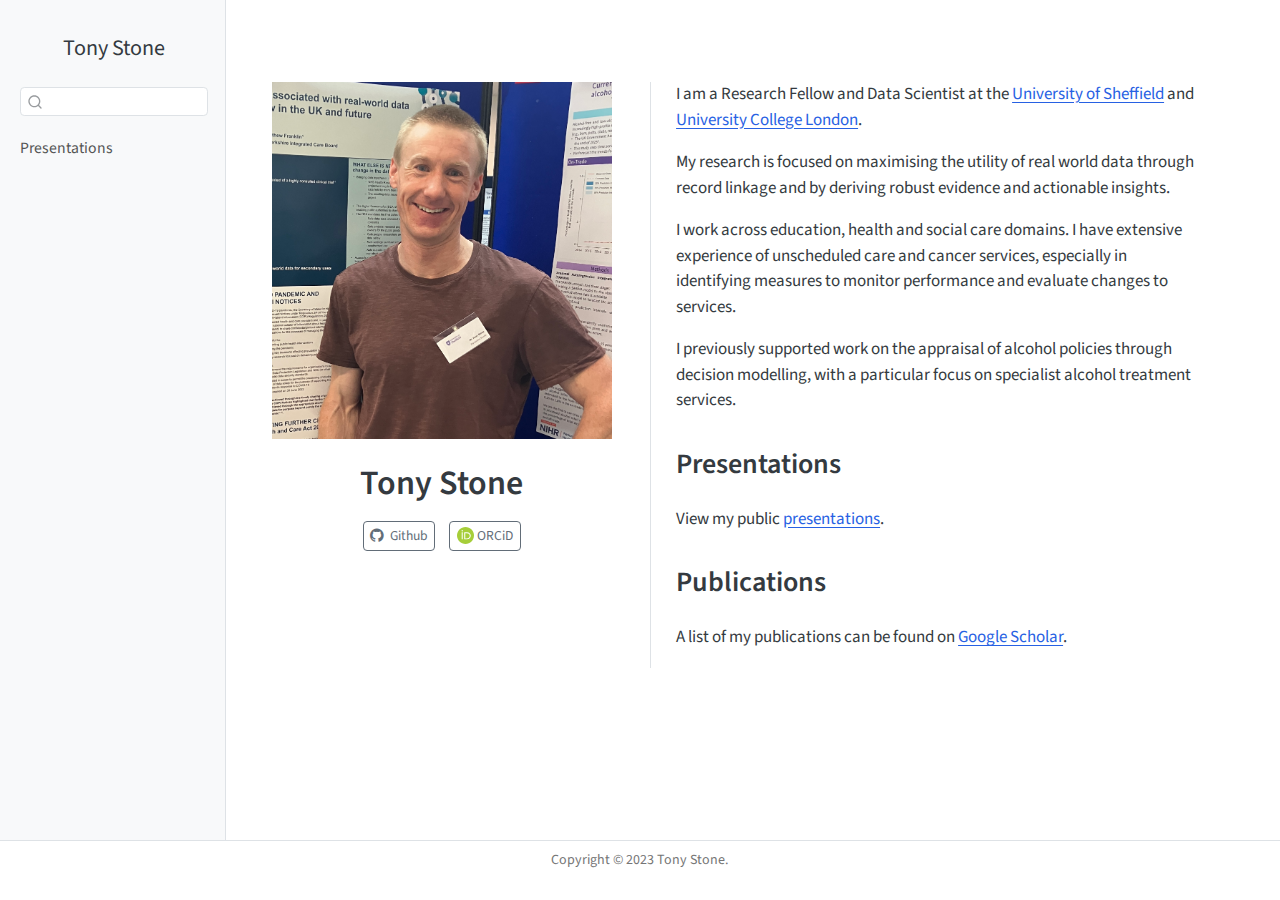
<file: index.html>
<!DOCTYPE html>
<html xmlns="http://www.w3.org/1999/xhtml" lang="en" xml:lang="en"><head>

<meta charset="utf-8">
<meta name="generator" content="quarto-1.5.57">

<meta name="viewport" content="width=device-width, initial-scale=1.0, user-scalable=yes">


<title>Tony Stone</title>
<style>
code{white-space: pre-wrap;}
span.smallcaps{font-variant: small-caps;}
div.columns{display: flex; gap: min(4vw, 1.5em);}
div.column{flex: auto; overflow-x: auto;}
div.hanging-indent{margin-left: 1.5em; text-indent: -1.5em;}
ul.task-list{list-style: none;}
ul.task-list li input[type="checkbox"] {
  width: 0.8em;
  margin: 0 0.8em 0.2em -1em; /* quarto-specific, see https://github.com/quarto-dev/quarto-cli/issues/4556 */ 
  vertical-align: middle;
}
</style>


<script src="site_libs/quarto-nav/quarto-nav.js"></script>
<script src="site_libs/clipboard/clipboard.min.js"></script>
<script src="site_libs/quarto-search/autocomplete.umd.js"></script>
<script src="site_libs/quarto-search/fuse.min.js"></script>
<script src="site_libs/quarto-search/quarto-search.js"></script>
<meta name="quarto:offset" content="./">
<script src="site_libs/quarto-html/quarto.js"></script>
<script src="site_libs/quarto-html/popper.min.js"></script>
<script src="site_libs/quarto-html/tippy.umd.min.js"></script>
<link href="site_libs/quarto-html/tippy.css" rel="stylesheet">
<link href="site_libs/quarto-html/quarto-syntax-highlighting.css" rel="stylesheet" id="quarto-text-highlighting-styles">
<script src="site_libs/bootstrap/bootstrap.min.js"></script>
<link href="site_libs/bootstrap/bootstrap-icons.css" rel="stylesheet">
<link href="site_libs/bootstrap/bootstrap.min.css" rel="stylesheet" id="quarto-bootstrap" data-mode="light">
<script id="quarto-search-options" type="application/json">{
  "location": "sidebar",
  "copy-button": false,
  "collapse-after": 3,
  "panel-placement": "start",
  "type": "textbox",
  "limit": 50,
  "keyboard-shortcut": [
    "f",
    "/",
    "s"
  ],
  "show-item-context": false,
  "language": {
    "search-no-results-text": "No results",
    "search-matching-documents-text": "matching documents",
    "search-copy-link-title": "Copy link to search",
    "search-hide-matches-text": "Hide additional matches",
    "search-more-match-text": "more match in this document",
    "search-more-matches-text": "more matches in this document",
    "search-clear-button-title": "Clear",
    "search-text-placeholder": "",
    "search-detached-cancel-button-title": "Cancel",
    "search-submit-button-title": "Submit",
    "search-label": "Search"
  }
}</script>
<link rel="apple-touch-icon" sizes="180x180" href="apple-touch-icon.png">
<link rel="icon" type="image/png" sizes="32x32" href="favicon-32x32.png">
<link rel="icon" type="image/png" sizes="16x16" href="favicon-16x16.png">
<link rel="manifest" href="./site.webmanifest">


<link rel="stylesheet" href="styles.css">
</head>

<body class="nav-sidebar docked fullcontent">

<div id="quarto-search-results"></div>
  <header id="quarto-header" class="headroom fixed-top">
  <nav class="quarto-secondary-nav">
    <div class="container-fluid d-flex">
      <button type="button" class="quarto-btn-toggle btn" data-bs-toggle="collapse" role="button" data-bs-target=".quarto-sidebar-collapse-item" aria-controls="quarto-sidebar" aria-expanded="false" aria-label="Toggle sidebar navigation" onclick="if (window.quartoToggleHeadroom) { window.quartoToggleHeadroom(); }">
        <i class="bi bi-layout-text-sidebar-reverse"></i>
      </button>
        <nav class="quarto-page-breadcrumbs" aria-label="breadcrumb"><ol class="breadcrumb"><li class="breadcrumb-item">
      Tony Stone
      </li></ol></nav>
        <a class="flex-grow-1" role="navigation" data-bs-toggle="collapse" data-bs-target=".quarto-sidebar-collapse-item" aria-controls="quarto-sidebar" aria-expanded="false" aria-label="Toggle sidebar navigation" onclick="if (window.quartoToggleHeadroom) { window.quartoToggleHeadroom(); }">      
        </a>
      <button type="button" class="btn quarto-search-button" aria-label="Search" onclick="window.quartoOpenSearch();">
        <i class="bi bi-search"></i>
      </button>
    </div>
  </nav>
</header>
<!-- content -->
<div id="quarto-content" class="quarto-container page-columns page-rows-contents page-layout-article">
<!-- sidebar -->
  <nav id="quarto-sidebar" class="sidebar collapse collapse-horizontal quarto-sidebar-collapse-item sidebar-navigation docked overflow-auto">
    <div class="pt-lg-2 mt-2 text-center sidebar-header">
    <div class="sidebar-title mb-0 py-0">
      <a href="./">Tony Stone</a> 
    </div>
      </div>
        <div class="mt-2 flex-shrink-0 align-items-center">
        <div class="sidebar-search">
        <div id="quarto-search" class="" title="Search"></div>
        </div>
        </div>
    <div class="sidebar-menu-container"> 
    <ul class="list-unstyled mt-1">
        <li class="sidebar-item">
  <div class="sidebar-item-container"> 
  <a href="./presentations.html" class="sidebar-item-text sidebar-link">
 <span class="menu-text">Presentations</span></a>
  </div>
</li>
    </ul>
    </div>
</nav>
<div id="quarto-sidebar-glass" class="quarto-sidebar-collapse-item" data-bs-toggle="collapse" data-bs-target=".quarto-sidebar-collapse-item"></div>
<!-- margin-sidebar -->
    
<!-- main -->
<main class="content" id="quarto-document-content">




<div class="quarto-about-trestles">
  <div class="about-entity">
    <img src="profile.jpg" class="about-image
  rectangle " style="width: 20em;">
<header id="title-block-header" class="quarto-title-block default">
<div class="quarto-title">
<h1 class="title">Tony Stone</h1>
</div>
<div class="quarto-title-meta">
  </div>
</header>
    <div class="about-links">
  <a href="https://github.com/tony-stone" class="about-link" rel="" target="">
    <i class="bi bi-github"></i>
     <span class="about-link-text">Github</span>
  </a>
  <a href="https://orcid.org/0000-0002-0167-3800" class="about-link" rel="" target="">
     <span class="about-link-text"><span class="icon-orcid"></span>ORCiD</span>
  </a>
</div>
  </div>
  <div class="about-contents"><div id="hero-heading">
<p>I am a Research Fellow and Data Scientist at the <a href="https://www.sheffield.ac.uk/smph/tony-stone">University of Sheffield</a> and <a href="https://profiles.ucl.ac.uk/92864-tony-stone">University College London</a>.</p>
<p>My research is focused on maximising the utility of real world data through record linkage and by deriving robust evidence and actionable insights.</p>
<p>I work across education, health and social care domains. I have extensive experience of unscheduled care and cancer services, especially in identifying measures to monitor performance and evaluate changes to services.</p>
<p>I previously supported work on the appraisal of alcohol policies through decision modelling, with a particular focus on specialist alcohol treatment services.</p>
<section id="presentations" class="level2">
<h2 data-anchor-id="presentations">Presentations</h2>
<p>View my public <a href="./presentations.html">presentations</a>.</p>
</section>
<section id="publications" class="level2">
<h2 data-anchor-id="publications">Publications</h2>
<p>A list of my publications can be found on <a href="https://scholar.google.co.uk/citations?user=HJsHIUIAAAAJ">Google Scholar</a>.</p>
</section>
</div></div>
</div>





</main> <!-- /main -->
<script id="quarto-html-after-body" type="application/javascript">
window.document.addEventListener("DOMContentLoaded", function (event) {
  const toggleBodyColorMode = (bsSheetEl) => {
    const mode = bsSheetEl.getAttribute("data-mode");
    const bodyEl = window.document.querySelector("body");
    if (mode === "dark") {
      bodyEl.classList.add("quarto-dark");
      bodyEl.classList.remove("quarto-light");
    } else {
      bodyEl.classList.add("quarto-light");
      bodyEl.classList.remove("quarto-dark");
    }
  }
  const toggleBodyColorPrimary = () => {
    const bsSheetEl = window.document.querySelector("link#quarto-bootstrap");
    if (bsSheetEl) {
      toggleBodyColorMode(bsSheetEl);
    }
  }
  toggleBodyColorPrimary();  
  const isCodeAnnotation = (el) => {
    for (const clz of el.classList) {
      if (clz.startsWith('code-annotation-')) {                     
        return true;
      }
    }
    return false;
  }
  const onCopySuccess = function(e) {
    // button target
    const button = e.trigger;
    // don't keep focus
    button.blur();
    // flash "checked"
    button.classList.add('code-copy-button-checked');
    var currentTitle = button.getAttribute("title");
    button.setAttribute("title", "Copied!");
    let tooltip;
    if (window.bootstrap) {
      button.setAttribute("data-bs-toggle", "tooltip");
      button.setAttribute("data-bs-placement", "left");
      button.setAttribute("data-bs-title", "Copied!");
      tooltip = new bootstrap.Tooltip(button, 
        { trigger: "manual", 
          customClass: "code-copy-button-tooltip",
          offset: [0, -8]});
      tooltip.show();    
    }
    setTimeout(function() {
      if (tooltip) {
        tooltip.hide();
        button.removeAttribute("data-bs-title");
        button.removeAttribute("data-bs-toggle");
        button.removeAttribute("data-bs-placement");
      }
      button.setAttribute("title", currentTitle);
      button.classList.remove('code-copy-button-checked');
    }, 1000);
    // clear code selection
    e.clearSelection();
  }
  const getTextToCopy = function(trigger) {
      const codeEl = trigger.previousElementSibling.cloneNode(true);
      for (const childEl of codeEl.children) {
        if (isCodeAnnotation(childEl)) {
          childEl.remove();
        }
      }
      return codeEl.innerText;
  }
  const clipboard = new window.ClipboardJS('.code-copy-button:not([data-in-quarto-modal])', {
    text: getTextToCopy
  });
  clipboard.on('success', onCopySuccess);
  if (window.document.getElementById('quarto-embedded-source-code-modal')) {
    // For code content inside modals, clipBoardJS needs to be initialized with a container option
    // TODO: Check when it could be a function (https://github.com/zenorocha/clipboard.js/issues/860)
    const clipboardModal = new window.ClipboardJS('.code-copy-button[data-in-quarto-modal]', {
      text: getTextToCopy,
      container: window.document.getElementById('quarto-embedded-source-code-modal')
    });
    clipboardModal.on('success', onCopySuccess);
  }
    var localhostRegex = new RegExp(/^(?:http|https):\/\/localhost\:?[0-9]*\//);
    var mailtoRegex = new RegExp(/^mailto:/);
      var filterRegex = new RegExp("https:\/\/tony-stone\.github\.io\/");
    var isInternal = (href) => {
        return filterRegex.test(href) || localhostRegex.test(href) || mailtoRegex.test(href);
    }
    // Inspect non-navigation links and adorn them if external
 	var links = window.document.querySelectorAll('a[href]:not(.nav-link):not(.navbar-brand):not(.toc-action):not(.sidebar-link):not(.sidebar-item-toggle):not(.pagination-link):not(.no-external):not([aria-hidden]):not(.dropdown-item):not(.quarto-navigation-tool):not(.about-link)');
    for (var i=0; i<links.length; i++) {
      const link = links[i];
      if (!isInternal(link.href)) {
        // undo the damage that might have been done by quarto-nav.js in the case of
        // links that we want to consider external
        if (link.dataset.originalHref !== undefined) {
          link.href = link.dataset.originalHref;
        }
      }
    }
  function tippyHover(el, contentFn, onTriggerFn, onUntriggerFn) {
    const config = {
      allowHTML: true,
      maxWidth: 500,
      delay: 100,
      arrow: false,
      appendTo: function(el) {
          return el.parentElement;
      },
      interactive: true,
      interactiveBorder: 10,
      theme: 'quarto',
      placement: 'bottom-start',
    };
    if (contentFn) {
      config.content = contentFn;
    }
    if (onTriggerFn) {
      config.onTrigger = onTriggerFn;
    }
    if (onUntriggerFn) {
      config.onUntrigger = onUntriggerFn;
    }
    window.tippy(el, config); 
  }
  const noterefs = window.document.querySelectorAll('a[role="doc-noteref"]');
  for (var i=0; i<noterefs.length; i++) {
    const ref = noterefs[i];
    tippyHover(ref, function() {
      // use id or data attribute instead here
      let href = ref.getAttribute('data-footnote-href') || ref.getAttribute('href');
      try { href = new URL(href).hash; } catch {}
      const id = href.replace(/^#\/?/, "");
      const note = window.document.getElementById(id);
      if (note) {
        return note.innerHTML;
      } else {
        return "";
      }
    });
  }
  const xrefs = window.document.querySelectorAll('a.quarto-xref');
  const processXRef = (id, note) => {
    // Strip column container classes
    const stripColumnClz = (el) => {
      el.classList.remove("page-full", "page-columns");
      if (el.children) {
        for (const child of el.children) {
          stripColumnClz(child);
        }
      }
    }
    stripColumnClz(note)
    if (id === null || id.startsWith('sec-')) {
      // Special case sections, only their first couple elements
      const container = document.createElement("div");
      if (note.children && note.children.length > 2) {
        container.appendChild(note.children[0].cloneNode(true));
        for (let i = 1; i < note.children.length; i++) {
          const child = note.children[i];
          if (child.tagName === "P" && child.innerText === "") {
            continue;
          } else {
            container.appendChild(child.cloneNode(true));
            break;
          }
        }
        if (window.Quarto?.typesetMath) {
          window.Quarto.typesetMath(container);
        }
        return container.innerHTML
      } else {
        if (window.Quarto?.typesetMath) {
          window.Quarto.typesetMath(note);
        }
        return note.innerHTML;
      }
    } else {
      // Remove any anchor links if they are present
      const anchorLink = note.querySelector('a.anchorjs-link');
      if (anchorLink) {
        anchorLink.remove();
      }
      if (window.Quarto?.typesetMath) {
        window.Quarto.typesetMath(note);
      }
      // TODO in 1.5, we should make sure this works without a callout special case
      if (note.classList.contains("callout")) {
        return note.outerHTML;
      } else {
        return note.innerHTML;
      }
    }
  }
  for (var i=0; i<xrefs.length; i++) {
    const xref = xrefs[i];
    tippyHover(xref, undefined, function(instance) {
      instance.disable();
      let url = xref.getAttribute('href');
      let hash = undefined; 
      if (url.startsWith('#')) {
        hash = url;
      } else {
        try { hash = new URL(url).hash; } catch {}
      }
      if (hash) {
        const id = hash.replace(/^#\/?/, "");
        const note = window.document.getElementById(id);
        if (note !== null) {
          try {
            const html = processXRef(id, note.cloneNode(true));
            instance.setContent(html);
          } finally {
            instance.enable();
            instance.show();
          }
        } else {
          // See if we can fetch this
          fetch(url.split('#')[0])
          .then(res => res.text())
          .then(html => {
            const parser = new DOMParser();
            const htmlDoc = parser.parseFromString(html, "text/html");
            const note = htmlDoc.getElementById(id);
            if (note !== null) {
              const html = processXRef(id, note);
              instance.setContent(html);
            } 
          }).finally(() => {
            instance.enable();
            instance.show();
          });
        }
      } else {
        // See if we can fetch a full url (with no hash to target)
        // This is a special case and we should probably do some content thinning / targeting
        fetch(url)
        .then(res => res.text())
        .then(html => {
          const parser = new DOMParser();
          const htmlDoc = parser.parseFromString(html, "text/html");
          const note = htmlDoc.querySelector('main.content');
          if (note !== null) {
            // This should only happen for chapter cross references
            // (since there is no id in the URL)
            // remove the first header
            if (note.children.length > 0 && note.children[0].tagName === "HEADER") {
              note.children[0].remove();
            }
            const html = processXRef(null, note);
            instance.setContent(html);
          } 
        }).finally(() => {
          instance.enable();
          instance.show();
        });
      }
    }, function(instance) {
    });
  }
      let selectedAnnoteEl;
      const selectorForAnnotation = ( cell, annotation) => {
        let cellAttr = 'data-code-cell="' + cell + '"';
        let lineAttr = 'data-code-annotation="' +  annotation + '"';
        const selector = 'span[' + cellAttr + '][' + lineAttr + ']';
        return selector;
      }
      const selectCodeLines = (annoteEl) => {
        const doc = window.document;
        const targetCell = annoteEl.getAttribute("data-target-cell");
        const targetAnnotation = annoteEl.getAttribute("data-target-annotation");
        const annoteSpan = window.document.querySelector(selectorForAnnotation(targetCell, targetAnnotation));
        const lines = annoteSpan.getAttribute("data-code-lines").split(",");
        const lineIds = lines.map((line) => {
          return targetCell + "-" + line;
        })
        let top = null;
        let height = null;
        let parent = null;
        if (lineIds.length > 0) {
            //compute the position of the single el (top and bottom and make a div)
            const el = window.document.getElementById(lineIds[0]);
            top = el.offsetTop;
            height = el.offsetHeight;
            parent = el.parentElement.parentElement;
          if (lineIds.length > 1) {
            const lastEl = window.document.getElementById(lineIds[lineIds.length - 1]);
            const bottom = lastEl.offsetTop + lastEl.offsetHeight;
            height = bottom - top;
          }
          if (top !== null && height !== null && parent !== null) {
            // cook up a div (if necessary) and position it 
            let div = window.document.getElementById("code-annotation-line-highlight");
            if (div === null) {
              div = window.document.createElement("div");
              div.setAttribute("id", "code-annotation-line-highlight");
              div.style.position = 'absolute';
              parent.appendChild(div);
            }
            div.style.top = top - 2 + "px";
            div.style.height = height + 4 + "px";
            div.style.left = 0;
            let gutterDiv = window.document.getElementById("code-annotation-line-highlight-gutter");
            if (gutterDiv === null) {
              gutterDiv = window.document.createElement("div");
              gutterDiv.setAttribute("id", "code-annotation-line-highlight-gutter");
              gutterDiv.style.position = 'absolute';
              const codeCell = window.document.getElementById(targetCell);
              const gutter = codeCell.querySelector('.code-annotation-gutter');
              gutter.appendChild(gutterDiv);
            }
            gutterDiv.style.top = top - 2 + "px";
            gutterDiv.style.height = height + 4 + "px";
          }
          selectedAnnoteEl = annoteEl;
        }
      };
      const unselectCodeLines = () => {
        const elementsIds = ["code-annotation-line-highlight", "code-annotation-line-highlight-gutter"];
        elementsIds.forEach((elId) => {
          const div = window.document.getElementById(elId);
          if (div) {
            div.remove();
          }
        });
        selectedAnnoteEl = undefined;
      };
        // Handle positioning of the toggle
    window.addEventListener(
      "resize",
      throttle(() => {
        elRect = undefined;
        if (selectedAnnoteEl) {
          selectCodeLines(selectedAnnoteEl);
        }
      }, 10)
    );
    function throttle(fn, ms) {
    let throttle = false;
    let timer;
      return (...args) => {
        if(!throttle) { // first call gets through
            fn.apply(this, args);
            throttle = true;
        } else { // all the others get throttled
            if(timer) clearTimeout(timer); // cancel #2
            timer = setTimeout(() => {
              fn.apply(this, args);
              timer = throttle = false;
            }, ms);
        }
      };
    }
      // Attach click handler to the DT
      const annoteDls = window.document.querySelectorAll('dt[data-target-cell]');
      for (const annoteDlNode of annoteDls) {
        annoteDlNode.addEventListener('click', (event) => {
          const clickedEl = event.target;
          if (clickedEl !== selectedAnnoteEl) {
            unselectCodeLines();
            const activeEl = window.document.querySelector('dt[data-target-cell].code-annotation-active');
            if (activeEl) {
              activeEl.classList.remove('code-annotation-active');
            }
            selectCodeLines(clickedEl);
            clickedEl.classList.add('code-annotation-active');
          } else {
            // Unselect the line
            unselectCodeLines();
            clickedEl.classList.remove('code-annotation-active');
          }
        });
      }
  const findCites = (el) => {
    const parentEl = el.parentElement;
    if (parentEl) {
      const cites = parentEl.dataset.cites;
      if (cites) {
        return {
          el,
          cites: cites.split(' ')
        };
      } else {
        return findCites(el.parentElement)
      }
    } else {
      return undefined;
    }
  };
  var bibliorefs = window.document.querySelectorAll('a[role="doc-biblioref"]');
  for (var i=0; i<bibliorefs.length; i++) {
    const ref = bibliorefs[i];
    const citeInfo = findCites(ref);
    if (citeInfo) {
      tippyHover(citeInfo.el, function() {
        var popup = window.document.createElement('div');
        citeInfo.cites.forEach(function(cite) {
          var citeDiv = window.document.createElement('div');
          citeDiv.classList.add('hanging-indent');
          citeDiv.classList.add('csl-entry');
          var biblioDiv = window.document.getElementById('ref-' + cite);
          if (biblioDiv) {
            citeDiv.innerHTML = biblioDiv.innerHTML;
          }
          popup.appendChild(citeDiv);
        });
        return popup.innerHTML;
      });
    }
  }
});
</script>
</div> <!-- /content -->
<footer class="footer">
  <div class="nav-footer">
    <div class="nav-footer-left">
      &nbsp;
    </div>   
    <div class="nav-footer-center">
<p>Copyright © 2023 Tony Stone.</p>
</div>
    <div class="nav-footer-right">
      &nbsp;
    </div>
  </div>
</footer>




</body></html>
</file>
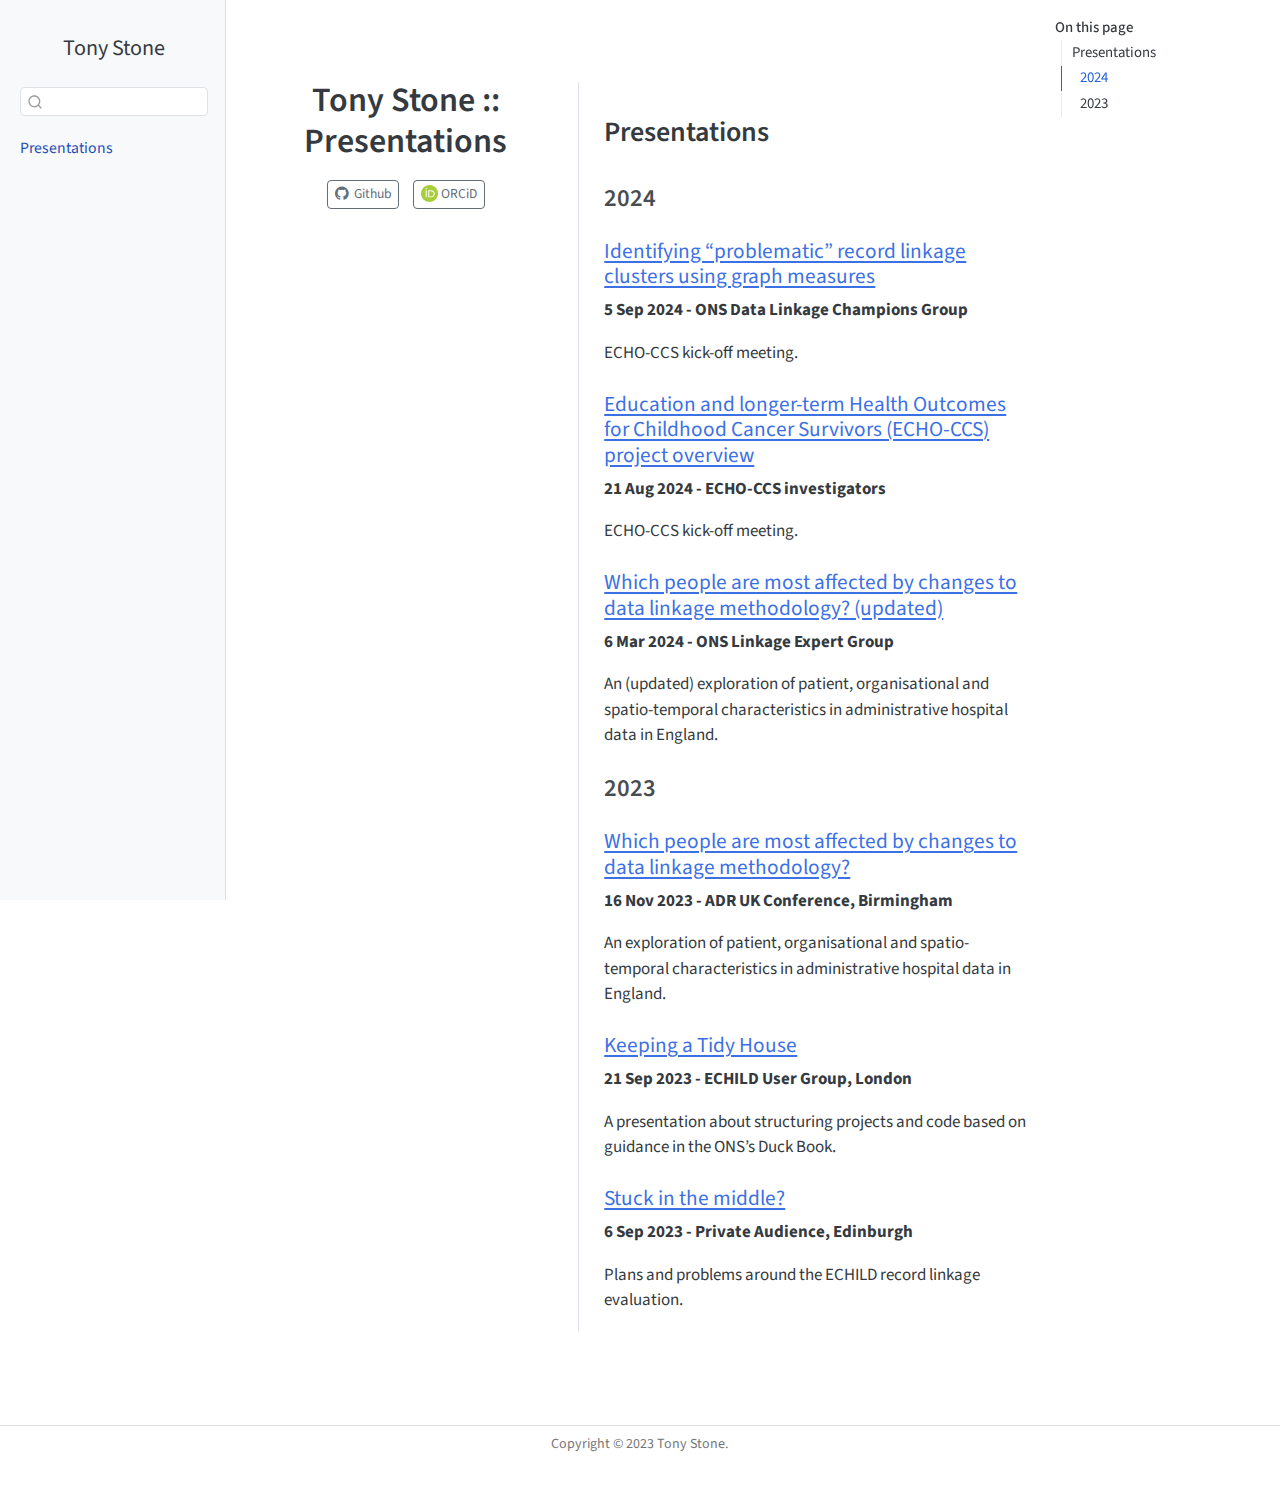
<file: presentations.html>
<!DOCTYPE html>
<html xmlns="http://www.w3.org/1999/xhtml" lang="en" xml:lang="en"><head>

<meta charset="utf-8">
<meta name="generator" content="quarto-1.5.57">

<meta name="viewport" content="width=device-width, initial-scale=1.0, user-scalable=yes">


<title>Tony Stone :: Presentations – Tony Stone</title>
<style>
code{white-space: pre-wrap;}
span.smallcaps{font-variant: small-caps;}
div.columns{display: flex; gap: min(4vw, 1.5em);}
div.column{flex: auto; overflow-x: auto;}
div.hanging-indent{margin-left: 1.5em; text-indent: -1.5em;}
ul.task-list{list-style: none;}
ul.task-list li input[type="checkbox"] {
  width: 0.8em;
  margin: 0 0.8em 0.2em -1em; /* quarto-specific, see https://github.com/quarto-dev/quarto-cli/issues/4556 */ 
  vertical-align: middle;
}
</style>


<script src="site_libs/quarto-nav/quarto-nav.js"></script>
<script src="site_libs/clipboard/clipboard.min.js"></script>
<script src="site_libs/quarto-search/autocomplete.umd.js"></script>
<script src="site_libs/quarto-search/fuse.min.js"></script>
<script src="site_libs/quarto-search/quarto-search.js"></script>
<meta name="quarto:offset" content="./">
<script src="site_libs/quarto-html/quarto.js"></script>
<script src="site_libs/quarto-html/popper.min.js"></script>
<script src="site_libs/quarto-html/tippy.umd.min.js"></script>
<link href="site_libs/quarto-html/tippy.css" rel="stylesheet">
<link href="site_libs/quarto-html/quarto-syntax-highlighting.css" rel="stylesheet" id="quarto-text-highlighting-styles">
<script src="site_libs/bootstrap/bootstrap.min.js"></script>
<link href="site_libs/bootstrap/bootstrap-icons.css" rel="stylesheet">
<link href="site_libs/bootstrap/bootstrap.min.css" rel="stylesheet" id="quarto-bootstrap" data-mode="light">
<script id="quarto-search-options" type="application/json">{
  "location": "sidebar",
  "copy-button": false,
  "collapse-after": 3,
  "panel-placement": "start",
  "type": "textbox",
  "limit": 50,
  "keyboard-shortcut": [
    "f",
    "/",
    "s"
  ],
  "show-item-context": false,
  "language": {
    "search-no-results-text": "No results",
    "search-matching-documents-text": "matching documents",
    "search-copy-link-title": "Copy link to search",
    "search-hide-matches-text": "Hide additional matches",
    "search-more-match-text": "more match in this document",
    "search-more-matches-text": "more matches in this document",
    "search-clear-button-title": "Clear",
    "search-text-placeholder": "",
    "search-detached-cancel-button-title": "Cancel",
    "search-submit-button-title": "Submit",
    "search-label": "Search"
  }
}</script>
<link rel="apple-touch-icon" sizes="180x180" href="apple-touch-icon.png">
<link rel="icon" type="image/png" sizes="32x32" href="favicon-32x32.png">
<link rel="icon" type="image/png" sizes="16x16" href="favicon-16x16.png">
<link rel="manifest" href="./site.webmanifest">


<link rel="stylesheet" href="styles.css">
</head>

<body class="nav-sidebar docked">

<div id="quarto-search-results"></div>
  <header id="quarto-header" class="headroom fixed-top">
  <nav class="quarto-secondary-nav">
    <div class="container-fluid d-flex">
      <button type="button" class="quarto-btn-toggle btn" data-bs-toggle="collapse" role="button" data-bs-target=".quarto-sidebar-collapse-item" aria-controls="quarto-sidebar" aria-expanded="false" aria-label="Toggle sidebar navigation" onclick="if (window.quartoToggleHeadroom) { window.quartoToggleHeadroom(); }">
        <i class="bi bi-layout-text-sidebar-reverse"></i>
      </button>
        <nav class="quarto-page-breadcrumbs" aria-label="breadcrumb"><ol class="breadcrumb"><li class="breadcrumb-item"><a href="./presentations.html">Presentations</a></li></ol></nav>
        <a class="flex-grow-1" role="navigation" data-bs-toggle="collapse" data-bs-target=".quarto-sidebar-collapse-item" aria-controls="quarto-sidebar" aria-expanded="false" aria-label="Toggle sidebar navigation" onclick="if (window.quartoToggleHeadroom) { window.quartoToggleHeadroom(); }">      
        </a>
      <button type="button" class="btn quarto-search-button" aria-label="Search" onclick="window.quartoOpenSearch();">
        <i class="bi bi-search"></i>
      </button>
    </div>
  </nav>
</header>
<!-- content -->
<div id="quarto-content" class="quarto-container page-columns page-rows-contents page-layout-article">
<!-- sidebar -->
  <nav id="quarto-sidebar" class="sidebar collapse collapse-horizontal quarto-sidebar-collapse-item sidebar-navigation docked overflow-auto">
    <div class="pt-lg-2 mt-2 text-center sidebar-header">
    <div class="sidebar-title mb-0 py-0">
      <a href="./">Tony Stone</a> 
    </div>
      </div>
        <div class="mt-2 flex-shrink-0 align-items-center">
        <div class="sidebar-search">
        <div id="quarto-search" class="" title="Search"></div>
        </div>
        </div>
    <div class="sidebar-menu-container"> 
    <ul class="list-unstyled mt-1">
        <li class="sidebar-item">
  <div class="sidebar-item-container"> 
  <a href="./presentations.html" class="sidebar-item-text sidebar-link active">
 <span class="menu-text">Presentations</span></a>
  </div>
</li>
    </ul>
    </div>
</nav>
<div id="quarto-sidebar-glass" class="quarto-sidebar-collapse-item" data-bs-toggle="collapse" data-bs-target=".quarto-sidebar-collapse-item"></div>
<!-- margin-sidebar -->
    <div id="quarto-margin-sidebar" class="sidebar margin-sidebar">
        <nav id="TOC" role="doc-toc" class="toc-active">
    <h2 id="toc-title">On this page</h2>
   
  <ul>
  <li><a href="#presentations" id="toc-presentations" class="nav-link active" data-scroll-target="#presentations">Presentations</a>
  <ul class="collapse">
  <li><a href="#section" id="toc-section" class="nav-link" data-scroll-target="#section">2024</a></li>
  <li><a href="#section-1" id="toc-section-1" class="nav-link" data-scroll-target="#section-1">2023</a></li>
  </ul></li>
  </ul>
</nav>
    </div>
<!-- main -->
<main class="content" id="quarto-document-content">




<div class="quarto-about-trestles">
  <div class="about-entity">
<header id="title-block-header" class="quarto-title-block default">
<div class="quarto-title">
<h1 class="title">Tony Stone :: Presentations</h1>
</div>
<div class="quarto-title-meta">
  </div>
</header>
    <div class="about-links">
  <a href="https://github.com/tony-stone" class="about-link" rel="" target="">
    <i class="bi bi-github"></i>
     <span class="about-link-text">Github</span>
  </a>
  <a href="https://orcid.org/0000-0002-0167-3800" class="about-link" rel="" target="">
     <span class="about-link-text"><span class="icon-orcid"></span>ORCiD</span>
  </a>
</div>
  </div>
  <div class="about-contents"><div id="hero-heading">
<section id="presentations" class="level2">
<h2 data-anchor-id="presentations">Presentations</h2>
<section id="section" class="level3">
<h3 data-anchor-id="section">2024</h3>
<section id="identifying-problematic-record-linkage-clusters-using-graph-measures" class="level4">
<h4 data-anchor-id="identifying-problematic-record-linkage-clusters-using-graph-measures"><a href="https://tony-stone.github.io/problematic-clusters">Identifying “problematic” record linkage clusters using graph measures</a></h4>
<p><strong>5 Sep 2024 - ONS Data Linkage Champions Group</strong></p>
<p>ECHO-CCS kick-off meeting.</p>
</section>
<section id="education-and-longer-term-health-outcomes-for-childhood-cancer-survivors-echo-ccs-project-overview" class="level4">
<h4 data-anchor-id="education-and-longer-term-health-outcomes-for-childhood-cancer-survivors-echo-ccs-project-overview"><a href="https://tony-stone.github.io/echo-ccs-kickoff">Education and longer-term Health Outcomes for Childhood Cancer Survivors (ECHO-CCS) project overview</a></h4>
<p><strong>21 Aug 2024 - ECHO-CCS investigators</strong></p>
<p>ECHO-CCS kick-off meeting.</p>
</section>
<section id="which-people-are-most-affected-by-changes-to-data-linkage-methodology-updated" class="level4">
<h4 data-anchor-id="which-people-are-most-affected-by-changes-to-data-linkage-methodology-updated"><a href="https://tony-stone.github.io/linkage-methodology-impact-ons">Which people are most affected by changes to data linkage methodology? (updated)</a></h4>
<p><strong>6 Mar 2024 - ONS Linkage Expert Group</strong></p>
<p>An (updated) exploration of patient, organisational and spatio-temporal characteristics in administrative hospital data in England.</p>
</section>
</section>
<section id="section-1" class="level3">
<h3 data-anchor-id="section-1">2023</h3>
<section id="which-people-are-most-affected-by-changes-to-data-linkage-methodology" class="level4">
<h4 data-anchor-id="which-people-are-most-affected-by-changes-to-data-linkage-methodology"><a href="https://tony-stone.github.io/adruk-conf">Which people are most affected by changes to data linkage methodology?</a></h4>
<p><strong>16 Nov 2023 - ADR UK Conference, Birmingham</strong></p>
<p>An exploration of patient, organisational and spatio-temporal characteristics in administrative hospital data in England.</p>
</section>
<section id="keeping-a-tidy-house" class="level4">
<h4 data-anchor-id="keeping-a-tidy-house"><a href="https://tony-stone.github.io/keeping-a-tidy-house">Keeping a Tidy House</a></h4>
<p><strong>21 Sep 2023 - ECHILD User Group, London</strong></p>
<p>A presentation about structuring projects and code based on guidance in the ONS’s Duck Book.</p>
</section>
<section id="stuck-in-the-middle" class="level4">
<h4 data-anchor-id="stuck-in-the-middle"><a href="https://tony-stone.github.io/ECHILD-eval-presentation">Stuck in the middle?</a></h4>
<p><strong>6 Sep 2023 - Private Audience, Edinburgh</strong></p>
<p>Plans and problems around the ECHILD record linkage evaluation.</p>
</section>
</section>
</section>
</div></div>
</div>





</main> <!-- /main -->
<script id="quarto-html-after-body" type="application/javascript">
window.document.addEventListener("DOMContentLoaded", function (event) {
  const toggleBodyColorMode = (bsSheetEl) => {
    const mode = bsSheetEl.getAttribute("data-mode");
    const bodyEl = window.document.querySelector("body");
    if (mode === "dark") {
      bodyEl.classList.add("quarto-dark");
      bodyEl.classList.remove("quarto-light");
    } else {
      bodyEl.classList.add("quarto-light");
      bodyEl.classList.remove("quarto-dark");
    }
  }
  const toggleBodyColorPrimary = () => {
    const bsSheetEl = window.document.querySelector("link#quarto-bootstrap");
    if (bsSheetEl) {
      toggleBodyColorMode(bsSheetEl);
    }
  }
  toggleBodyColorPrimary();  
  const isCodeAnnotation = (el) => {
    for (const clz of el.classList) {
      if (clz.startsWith('code-annotation-')) {                     
        return true;
      }
    }
    return false;
  }
  const onCopySuccess = function(e) {
    // button target
    const button = e.trigger;
    // don't keep focus
    button.blur();
    // flash "checked"
    button.classList.add('code-copy-button-checked');
    var currentTitle = button.getAttribute("title");
    button.setAttribute("title", "Copied!");
    let tooltip;
    if (window.bootstrap) {
      button.setAttribute("data-bs-toggle", "tooltip");
      button.setAttribute("data-bs-placement", "left");
      button.setAttribute("data-bs-title", "Copied!");
      tooltip = new bootstrap.Tooltip(button, 
        { trigger: "manual", 
          customClass: "code-copy-button-tooltip",
          offset: [0, -8]});
      tooltip.show();    
    }
    setTimeout(function() {
      if (tooltip) {
        tooltip.hide();
        button.removeAttribute("data-bs-title");
        button.removeAttribute("data-bs-toggle");
        button.removeAttribute("data-bs-placement");
      }
      button.setAttribute("title", currentTitle);
      button.classList.remove('code-copy-button-checked');
    }, 1000);
    // clear code selection
    e.clearSelection();
  }
  const getTextToCopy = function(trigger) {
      const codeEl = trigger.previousElementSibling.cloneNode(true);
      for (const childEl of codeEl.children) {
        if (isCodeAnnotation(childEl)) {
          childEl.remove();
        }
      }
      return codeEl.innerText;
  }
  const clipboard = new window.ClipboardJS('.code-copy-button:not([data-in-quarto-modal])', {
    text: getTextToCopy
  });
  clipboard.on('success', onCopySuccess);
  if (window.document.getElementById('quarto-embedded-source-code-modal')) {
    // For code content inside modals, clipBoardJS needs to be initialized with a container option
    // TODO: Check when it could be a function (https://github.com/zenorocha/clipboard.js/issues/860)
    const clipboardModal = new window.ClipboardJS('.code-copy-button[data-in-quarto-modal]', {
      text: getTextToCopy,
      container: window.document.getElementById('quarto-embedded-source-code-modal')
    });
    clipboardModal.on('success', onCopySuccess);
  }
    var localhostRegex = new RegExp(/^(?:http|https):\/\/localhost\:?[0-9]*\//);
    var mailtoRegex = new RegExp(/^mailto:/);
      var filterRegex = new RegExp("https:\/\/tony-stone\.github\.io\/");
    var isInternal = (href) => {
        return filterRegex.test(href) || localhostRegex.test(href) || mailtoRegex.test(href);
    }
    // Inspect non-navigation links and adorn them if external
 	var links = window.document.querySelectorAll('a[href]:not(.nav-link):not(.navbar-brand):not(.toc-action):not(.sidebar-link):not(.sidebar-item-toggle):not(.pagination-link):not(.no-external):not([aria-hidden]):not(.dropdown-item):not(.quarto-navigation-tool):not(.about-link)');
    for (var i=0; i<links.length; i++) {
      const link = links[i];
      if (!isInternal(link.href)) {
        // undo the damage that might have been done by quarto-nav.js in the case of
        // links that we want to consider external
        if (link.dataset.originalHref !== undefined) {
          link.href = link.dataset.originalHref;
        }
      }
    }
  function tippyHover(el, contentFn, onTriggerFn, onUntriggerFn) {
    const config = {
      allowHTML: true,
      maxWidth: 500,
      delay: 100,
      arrow: false,
      appendTo: function(el) {
          return el.parentElement;
      },
      interactive: true,
      interactiveBorder: 10,
      theme: 'quarto',
      placement: 'bottom-start',
    };
    if (contentFn) {
      config.content = contentFn;
    }
    if (onTriggerFn) {
      config.onTrigger = onTriggerFn;
    }
    if (onUntriggerFn) {
      config.onUntrigger = onUntriggerFn;
    }
    window.tippy(el, config); 
  }
  const noterefs = window.document.querySelectorAll('a[role="doc-noteref"]');
  for (var i=0; i<noterefs.length; i++) {
    const ref = noterefs[i];
    tippyHover(ref, function() {
      // use id or data attribute instead here
      let href = ref.getAttribute('data-footnote-href') || ref.getAttribute('href');
      try { href = new URL(href).hash; } catch {}
      const id = href.replace(/^#\/?/, "");
      const note = window.document.getElementById(id);
      if (note) {
        return note.innerHTML;
      } else {
        return "";
      }
    });
  }
  const xrefs = window.document.querySelectorAll('a.quarto-xref');
  const processXRef = (id, note) => {
    // Strip column container classes
    const stripColumnClz = (el) => {
      el.classList.remove("page-full", "page-columns");
      if (el.children) {
        for (const child of el.children) {
          stripColumnClz(child);
        }
      }
    }
    stripColumnClz(note)
    if (id === null || id.startsWith('sec-')) {
      // Special case sections, only their first couple elements
      const container = document.createElement("div");
      if (note.children && note.children.length > 2) {
        container.appendChild(note.children[0].cloneNode(true));
        for (let i = 1; i < note.children.length; i++) {
          const child = note.children[i];
          if (child.tagName === "P" && child.innerText === "") {
            continue;
          } else {
            container.appendChild(child.cloneNode(true));
            break;
          }
        }
        if (window.Quarto?.typesetMath) {
          window.Quarto.typesetMath(container);
        }
        return container.innerHTML
      } else {
        if (window.Quarto?.typesetMath) {
          window.Quarto.typesetMath(note);
        }
        return note.innerHTML;
      }
    } else {
      // Remove any anchor links if they are present
      const anchorLink = note.querySelector('a.anchorjs-link');
      if (anchorLink) {
        anchorLink.remove();
      }
      if (window.Quarto?.typesetMath) {
        window.Quarto.typesetMath(note);
      }
      // TODO in 1.5, we should make sure this works without a callout special case
      if (note.classList.contains("callout")) {
        return note.outerHTML;
      } else {
        return note.innerHTML;
      }
    }
  }
  for (var i=0; i<xrefs.length; i++) {
    const xref = xrefs[i];
    tippyHover(xref, undefined, function(instance) {
      instance.disable();
      let url = xref.getAttribute('href');
      let hash = undefined; 
      if (url.startsWith('#')) {
        hash = url;
      } else {
        try { hash = new URL(url).hash; } catch {}
      }
      if (hash) {
        const id = hash.replace(/^#\/?/, "");
        const note = window.document.getElementById(id);
        if (note !== null) {
          try {
            const html = processXRef(id, note.cloneNode(true));
            instance.setContent(html);
          } finally {
            instance.enable();
            instance.show();
          }
        } else {
          // See if we can fetch this
          fetch(url.split('#')[0])
          .then(res => res.text())
          .then(html => {
            const parser = new DOMParser();
            const htmlDoc = parser.parseFromString(html, "text/html");
            const note = htmlDoc.getElementById(id);
            if (note !== null) {
              const html = processXRef(id, note);
              instance.setContent(html);
            } 
          }).finally(() => {
            instance.enable();
            instance.show();
          });
        }
      } else {
        // See if we can fetch a full url (with no hash to target)
        // This is a special case and we should probably do some content thinning / targeting
        fetch(url)
        .then(res => res.text())
        .then(html => {
          const parser = new DOMParser();
          const htmlDoc = parser.parseFromString(html, "text/html");
          const note = htmlDoc.querySelector('main.content');
          if (note !== null) {
            // This should only happen for chapter cross references
            // (since there is no id in the URL)
            // remove the first header
            if (note.children.length > 0 && note.children[0].tagName === "HEADER") {
              note.children[0].remove();
            }
            const html = processXRef(null, note);
            instance.setContent(html);
          } 
        }).finally(() => {
          instance.enable();
          instance.show();
        });
      }
    }, function(instance) {
    });
  }
      let selectedAnnoteEl;
      const selectorForAnnotation = ( cell, annotation) => {
        let cellAttr = 'data-code-cell="' + cell + '"';
        let lineAttr = 'data-code-annotation="' +  annotation + '"';
        const selector = 'span[' + cellAttr + '][' + lineAttr + ']';
        return selector;
      }
      const selectCodeLines = (annoteEl) => {
        const doc = window.document;
        const targetCell = annoteEl.getAttribute("data-target-cell");
        const targetAnnotation = annoteEl.getAttribute("data-target-annotation");
        const annoteSpan = window.document.querySelector(selectorForAnnotation(targetCell, targetAnnotation));
        const lines = annoteSpan.getAttribute("data-code-lines").split(",");
        const lineIds = lines.map((line) => {
          return targetCell + "-" + line;
        })
        let top = null;
        let height = null;
        let parent = null;
        if (lineIds.length > 0) {
            //compute the position of the single el (top and bottom and make a div)
            const el = window.document.getElementById(lineIds[0]);
            top = el.offsetTop;
            height = el.offsetHeight;
            parent = el.parentElement.parentElement;
          if (lineIds.length > 1) {
            const lastEl = window.document.getElementById(lineIds[lineIds.length - 1]);
            const bottom = lastEl.offsetTop + lastEl.offsetHeight;
            height = bottom - top;
          }
          if (top !== null && height !== null && parent !== null) {
            // cook up a div (if necessary) and position it 
            let div = window.document.getElementById("code-annotation-line-highlight");
            if (div === null) {
              div = window.document.createElement("div");
              div.setAttribute("id", "code-annotation-line-highlight");
              div.style.position = 'absolute';
              parent.appendChild(div);
            }
            div.style.top = top - 2 + "px";
            div.style.height = height + 4 + "px";
            div.style.left = 0;
            let gutterDiv = window.document.getElementById("code-annotation-line-highlight-gutter");
            if (gutterDiv === null) {
              gutterDiv = window.document.createElement("div");
              gutterDiv.setAttribute("id", "code-annotation-line-highlight-gutter");
              gutterDiv.style.position = 'absolute';
              const codeCell = window.document.getElementById(targetCell);
              const gutter = codeCell.querySelector('.code-annotation-gutter');
              gutter.appendChild(gutterDiv);
            }
            gutterDiv.style.top = top - 2 + "px";
            gutterDiv.style.height = height + 4 + "px";
          }
          selectedAnnoteEl = annoteEl;
        }
      };
      const unselectCodeLines = () => {
        const elementsIds = ["code-annotation-line-highlight", "code-annotation-line-highlight-gutter"];
        elementsIds.forEach((elId) => {
          const div = window.document.getElementById(elId);
          if (div) {
            div.remove();
          }
        });
        selectedAnnoteEl = undefined;
      };
        // Handle positioning of the toggle
    window.addEventListener(
      "resize",
      throttle(() => {
        elRect = undefined;
        if (selectedAnnoteEl) {
          selectCodeLines(selectedAnnoteEl);
        }
      }, 10)
    );
    function throttle(fn, ms) {
    let throttle = false;
    let timer;
      return (...args) => {
        if(!throttle) { // first call gets through
            fn.apply(this, args);
            throttle = true;
        } else { // all the others get throttled
            if(timer) clearTimeout(timer); // cancel #2
            timer = setTimeout(() => {
              fn.apply(this, args);
              timer = throttle = false;
            }, ms);
        }
      };
    }
      // Attach click handler to the DT
      const annoteDls = window.document.querySelectorAll('dt[data-target-cell]');
      for (const annoteDlNode of annoteDls) {
        annoteDlNode.addEventListener('click', (event) => {
          const clickedEl = event.target;
          if (clickedEl !== selectedAnnoteEl) {
            unselectCodeLines();
            const activeEl = window.document.querySelector('dt[data-target-cell].code-annotation-active');
            if (activeEl) {
              activeEl.classList.remove('code-annotation-active');
            }
            selectCodeLines(clickedEl);
            clickedEl.classList.add('code-annotation-active');
          } else {
            // Unselect the line
            unselectCodeLines();
            clickedEl.classList.remove('code-annotation-active');
          }
        });
      }
  const findCites = (el) => {
    const parentEl = el.parentElement;
    if (parentEl) {
      const cites = parentEl.dataset.cites;
      if (cites) {
        return {
          el,
          cites: cites.split(' ')
        };
      } else {
        return findCites(el.parentElement)
      }
    } else {
      return undefined;
    }
  };
  var bibliorefs = window.document.querySelectorAll('a[role="doc-biblioref"]');
  for (var i=0; i<bibliorefs.length; i++) {
    const ref = bibliorefs[i];
    const citeInfo = findCites(ref);
    if (citeInfo) {
      tippyHover(citeInfo.el, function() {
        var popup = window.document.createElement('div');
        citeInfo.cites.forEach(function(cite) {
          var citeDiv = window.document.createElement('div');
          citeDiv.classList.add('hanging-indent');
          citeDiv.classList.add('csl-entry');
          var biblioDiv = window.document.getElementById('ref-' + cite);
          if (biblioDiv) {
            citeDiv.innerHTML = biblioDiv.innerHTML;
          }
          popup.appendChild(citeDiv);
        });
        return popup.innerHTML;
      });
    }
  }
});
</script>
</div> <!-- /content -->
<footer class="footer">
  <div class="nav-footer">
    <div class="nav-footer-left">
      &nbsp;
    </div>   
    <div class="nav-footer-center">
<p>Copyright © 2023 Tony Stone.</p>
</div>
    <div class="nav-footer-right">
      &nbsp;
    </div>
  </div>
</footer>




</body></html>
</file>
<file: site_libs/quarto-html/tippy.css>
.tippy-box[data-animation=fade][data-state=hidden]{opacity:0}[data-tippy-root]{max-width:calc(100vw - 10px)}.tippy-box{position:relative;background-color:#333;color:#fff;border-radius:4px;font-size:14px;line-height:1.4;white-space:normal;outline:0;transition-property:transform,visibility,opacity}.tippy-box[data-placement^=top]>.tippy-arrow{bottom:0}.tippy-box[data-placement^=top]>.tippy-arrow:before{bottom:-7px;left:0;border-width:8px 8px 0;border-top-color:initial;transform-origin:center top}.tippy-box[data-placement^=bottom]>.tippy-arrow{top:0}.tippy-box[data-placement^=bottom]>.tippy-arrow:before{top:-7px;left:0;border-width:0 8px 8px;border-bottom-color:initial;transform-origin:center bottom}.tippy-box[data-placement^=left]>.tippy-arrow{right:0}.tippy-box[data-placement^=left]>.tippy-arrow:before{border-width:8px 0 8px 8px;border-left-color:initial;right:-7px;transform-origin:center left}.tippy-box[data-placement^=right]>.tippy-arrow{left:0}.tippy-box[data-placement^=right]>.tippy-arrow:before{left:-7px;border-width:8px 8px 8px 0;border-right-color:initial;transform-origin:center right}.tippy-box[data-inertia][data-state=visible]{transition-timing-function:cubic-bezier(.54,1.5,.38,1.11)}.tippy-arrow{width:16px;height:16px;color:#333}.tippy-arrow:before{content:"";position:absolute;border-color:transparent;border-style:solid}.tippy-content{position:relative;padding:5px 9px;z-index:1}
</file>
<file: site_libs/quarto-html/quarto-syntax-highlighting.css>
/* quarto syntax highlight colors */
:root {
  --quarto-hl-ot-color: #003B4F;
  --quarto-hl-at-color: #657422;
  --quarto-hl-ss-color: #20794D;
  --quarto-hl-an-color: #5E5E5E;
  --quarto-hl-fu-color: #4758AB;
  --quarto-hl-st-color: #20794D;
  --quarto-hl-cf-color: #003B4F;
  --quarto-hl-op-color: #5E5E5E;
  --quarto-hl-er-color: #AD0000;
  --quarto-hl-bn-color: #AD0000;
  --quarto-hl-al-color: #AD0000;
  --quarto-hl-va-color: #111111;
  --quarto-hl-bu-color: inherit;
  --quarto-hl-ex-color: inherit;
  --quarto-hl-pp-color: #AD0000;
  --quarto-hl-in-color: #5E5E5E;
  --quarto-hl-vs-color: #20794D;
  --quarto-hl-wa-color: #5E5E5E;
  --quarto-hl-do-color: #5E5E5E;
  --quarto-hl-im-color: #00769E;
  --quarto-hl-ch-color: #20794D;
  --quarto-hl-dt-color: #AD0000;
  --quarto-hl-fl-color: #AD0000;
  --quarto-hl-co-color: #5E5E5E;
  --quarto-hl-cv-color: #5E5E5E;
  --quarto-hl-cn-color: #8f5902;
  --quarto-hl-sc-color: #5E5E5E;
  --quarto-hl-dv-color: #AD0000;
  --quarto-hl-kw-color: #003B4F;
}

/* other quarto variables */
:root {
  --quarto-font-monospace: SFMono-Regular, Menlo, Monaco, Consolas, "Liberation Mono", "Courier New", monospace;
}

pre > code.sourceCode > span {
  color: #003B4F;
}

code span {
  color: #003B4F;
}

code.sourceCode > span {
  color: #003B4F;
}

div.sourceCode,
div.sourceCode pre.sourceCode {
  color: #003B4F;
}

code span.ot {
  color: #003B4F;
  font-style: inherit;
}

code span.at {
  color: #657422;
  font-style: inherit;
}

code span.ss {
  color: #20794D;
  font-style: inherit;
}

code span.an {
  color: #5E5E5E;
  font-style: inherit;
}

code span.fu {
  color: #4758AB;
  font-style: inherit;
}

code span.st {
  color: #20794D;
  font-style: inherit;
}

code span.cf {
  color: #003B4F;
  font-weight: bold;
  font-style: inherit;
}

code span.op {
  color: #5E5E5E;
  font-style: inherit;
}

code span.er {
  color: #AD0000;
  font-style: inherit;
}

code span.bn {
  color: #AD0000;
  font-style: inherit;
}

code span.al {
  color: #AD0000;
  font-style: inherit;
}

code span.va {
  color: #111111;
  font-style: inherit;
}

code span.bu {
  font-style: inherit;
}

code span.ex {
  font-style: inherit;
}

code span.pp {
  color: #AD0000;
  font-style: inherit;
}

code span.in {
  color: #5E5E5E;
  font-style: inherit;
}

code span.vs {
  color: #20794D;
  font-style: inherit;
}

code span.wa {
  color: #5E5E5E;
  font-style: italic;
}

code span.do {
  color: #5E5E5E;
  font-style: italic;
}

code span.im {
  color: #00769E;
  font-style: inherit;
}

code span.ch {
  color: #20794D;
  font-style: inherit;
}

code span.dt {
  color: #AD0000;
  font-style: inherit;
}

code span.fl {
  color: #AD0000;
  font-style: inherit;
}

code span.co {
  color: #5E5E5E;
  font-style: inherit;
}

code span.cv {
  color: #5E5E5E;
  font-style: italic;
}

code span.cn {
  color: #8f5902;
  font-style: inherit;
}

code span.sc {
  color: #5E5E5E;
  font-style: inherit;
}

code span.dv {
  color: #AD0000;
  font-style: inherit;
}

code span.kw {
  color: #003B4F;
  font-weight: bold;
  font-style: inherit;
}

.prevent-inlining {
  content: "</";
}

/*# sourceMappingURL=debc5d5d77c3f9108843748ff7464032.css.map */
</file>
<file: styles.css>
/* css styles */

.icon-orcid {
  background-image: url("data:image/svg+xml,%3Csvg version='1.1' id='Layer_1' xmlns='http://www.w3.org/2000/svg' xmlns:xlink='http://www.w3.org/1999/xlink' x='0px' y='0px' viewBox='0 0 256 256' style='enable-background:new 0 0 256 256;' xml:space='preserve'%3E%3Cstyle type='text/css'%3E .st0%7Bfill:%23A6CE39;%7D .st1%7Bfill:%23FFFFFF;%7D%0A%3C/style%3E%3Cpath class='st0' d='M256,128c0,70.7-57.3,128-128,128C57.3,256,0,198.7,0,128C0,57.3,57.3,0,128,0C198.7,0,256,57.3,256,128z'/%3E%3Cg%3E%3Cpath class='st1' d='M86.3,186.2H70.9V79.1h15.4v48.4V186.2z'/%3E%3Cpath class='st1' d='M108.9,79.1h41.6c39.6,0,57,28.3,57,53.6c0,27.5-21.5,53.6-56.8,53.6h-41.8V79.1z M124.3,172.4h24.5 c34.9,0,42.9-26.5,42.9-39.7c0-21.5-13.7-39.7-43.7-39.7h-23.7V172.4z'/%3E%3Cpath class='st1' d='M88.7,56.8c0,5.5-4.5,10.1-10.1,10.1c-5.6,0-10.1-4.6-10.1-10.1c0-5.6,4.5-10.1,10.1-10.1 C84.2,46.7,88.7,51.3,88.7,56.8z'/%3E%3C/g%3E%3C/svg%3E");
  display: inline-block;
  width: 1.25em;
  height: 1.25em;
  vertical-align: -0.3em;
  margin-right: 0.25em;
  background-repeat: no-repeat;
  background-size: cover;
  background-position: bottom center, 50%, 50%;
}
</file>
